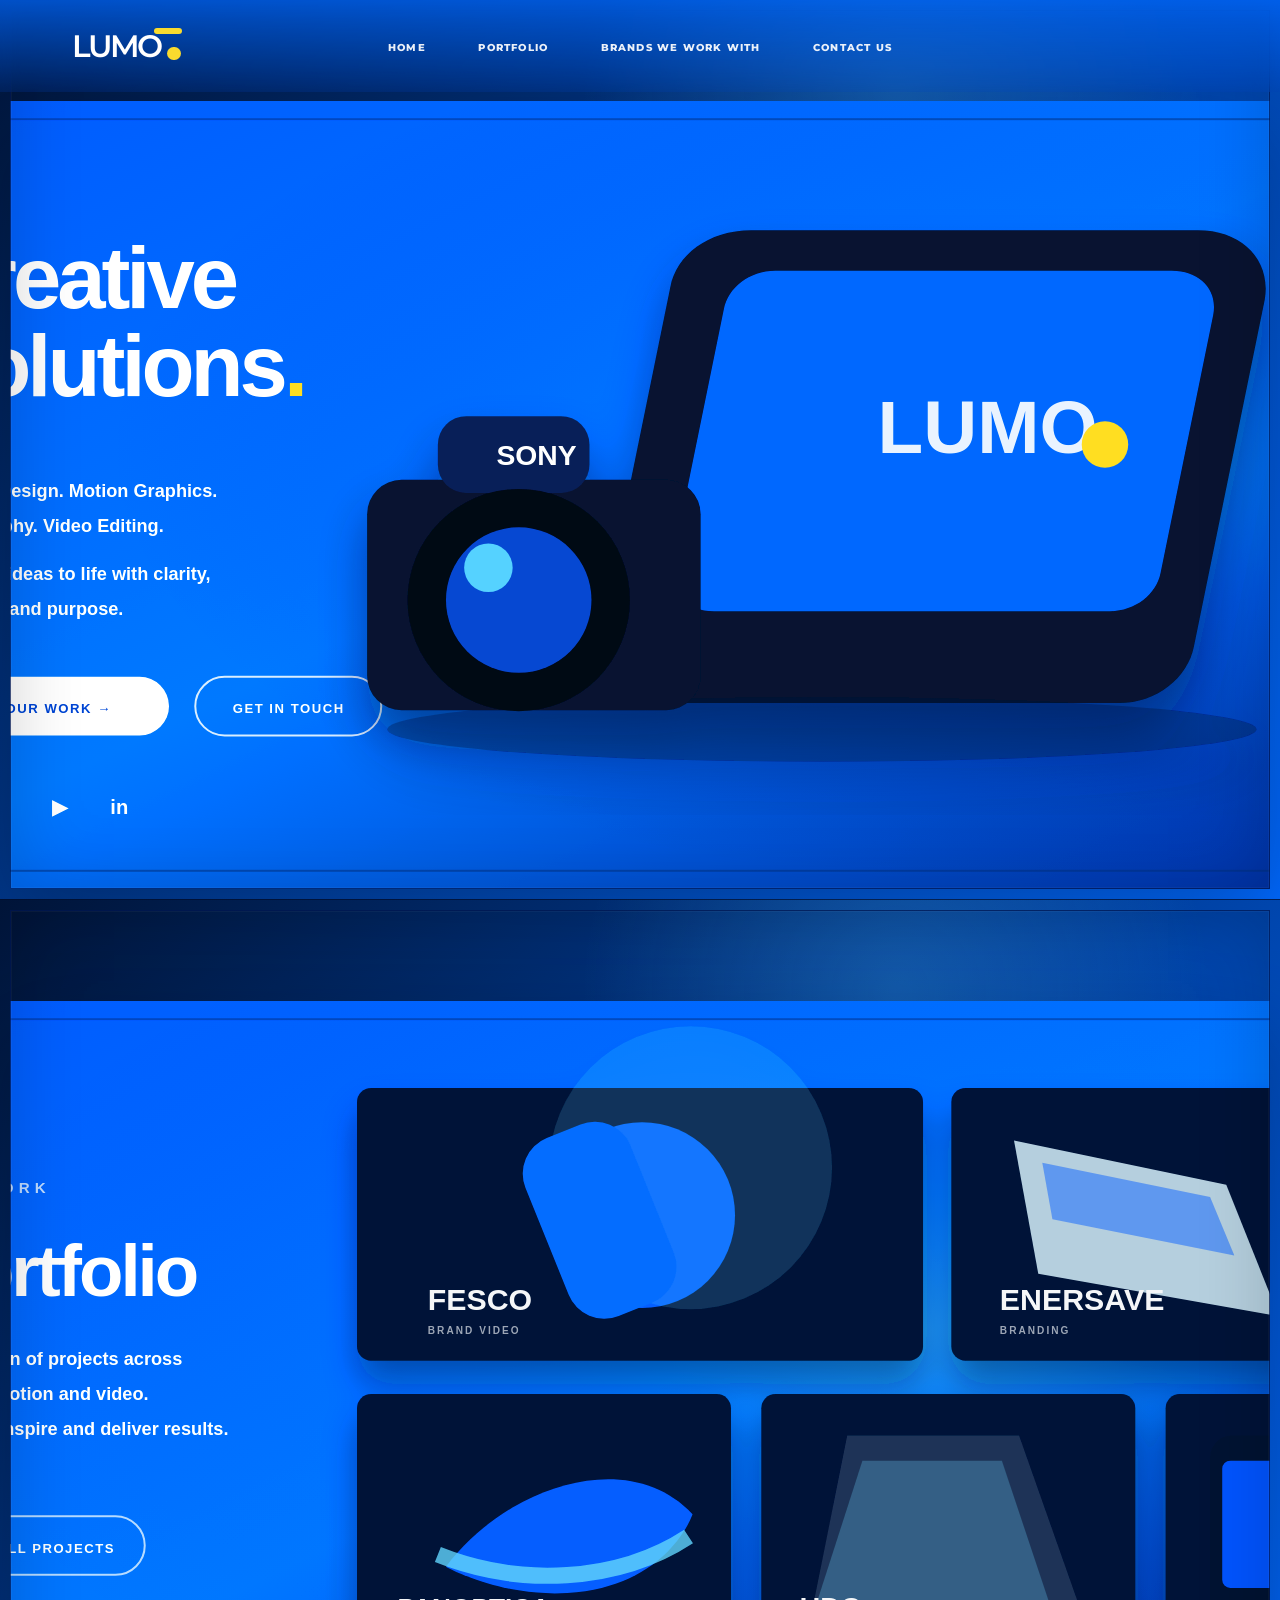
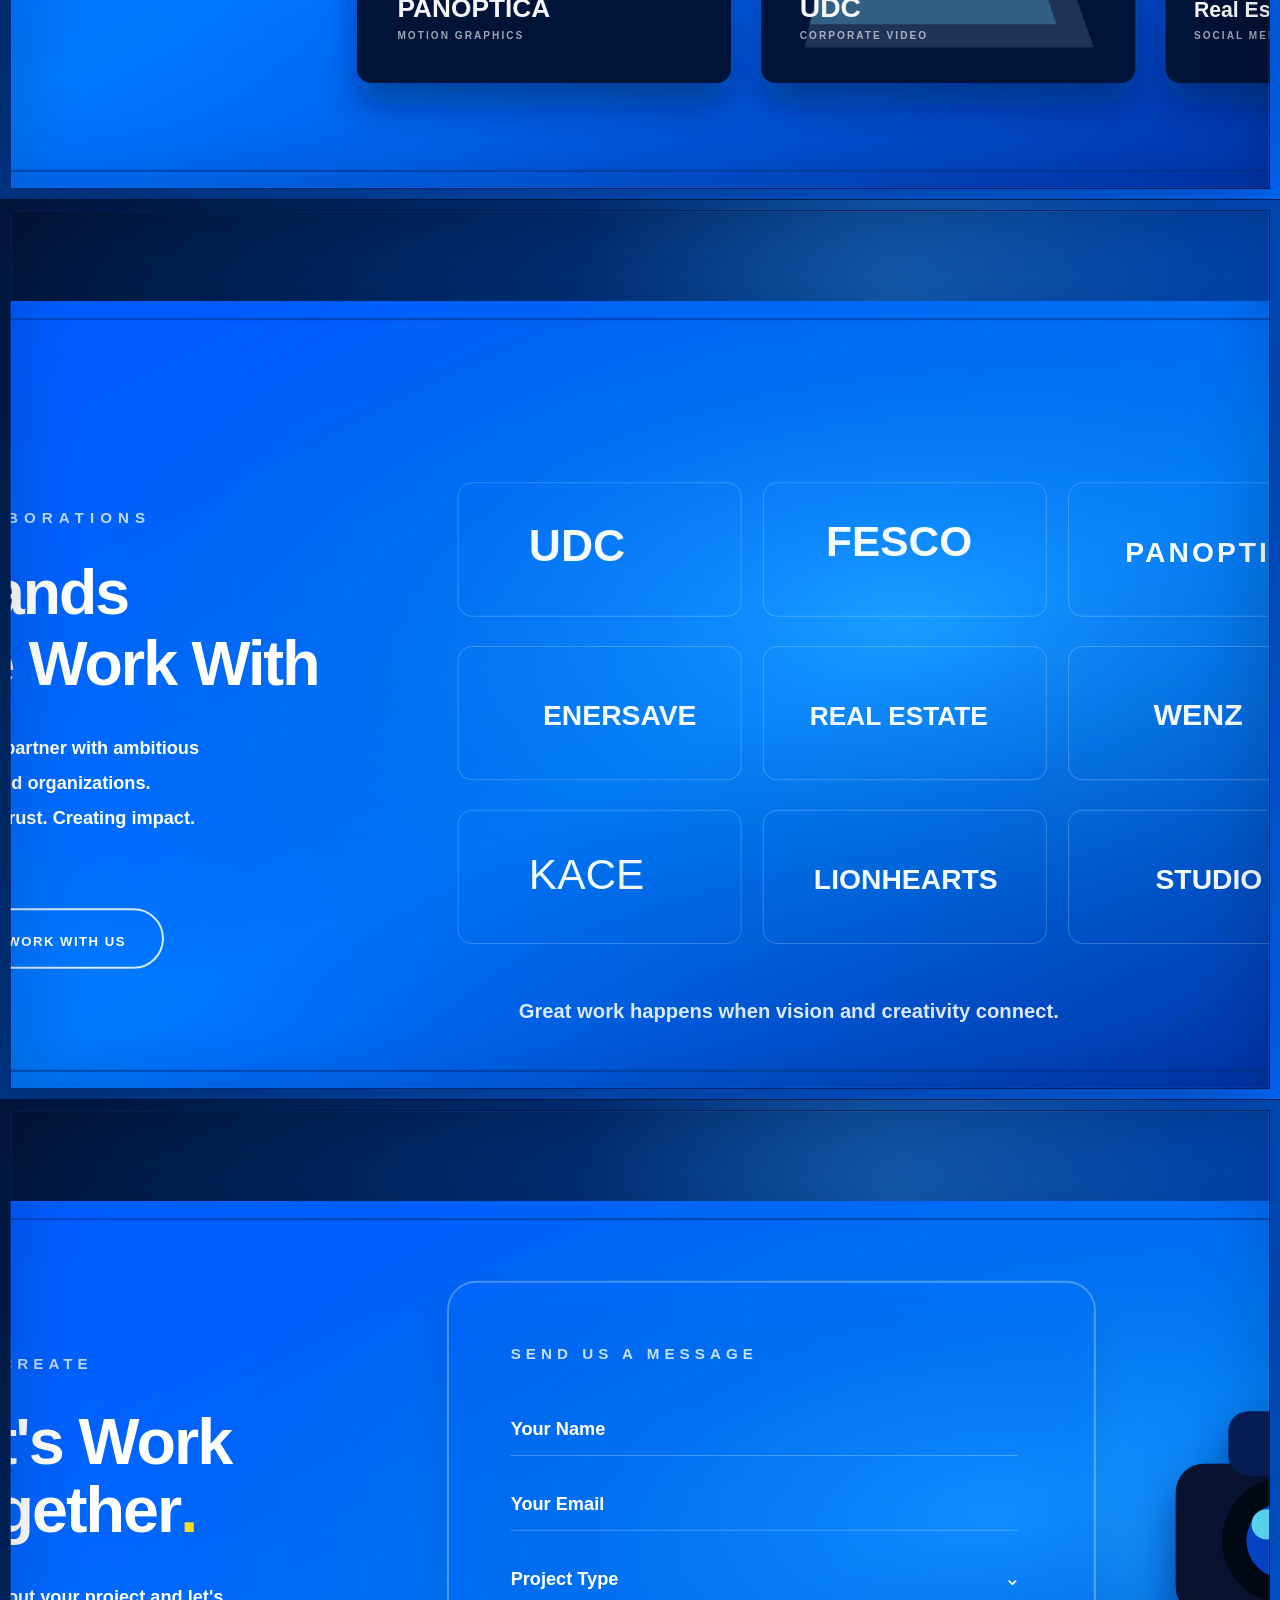
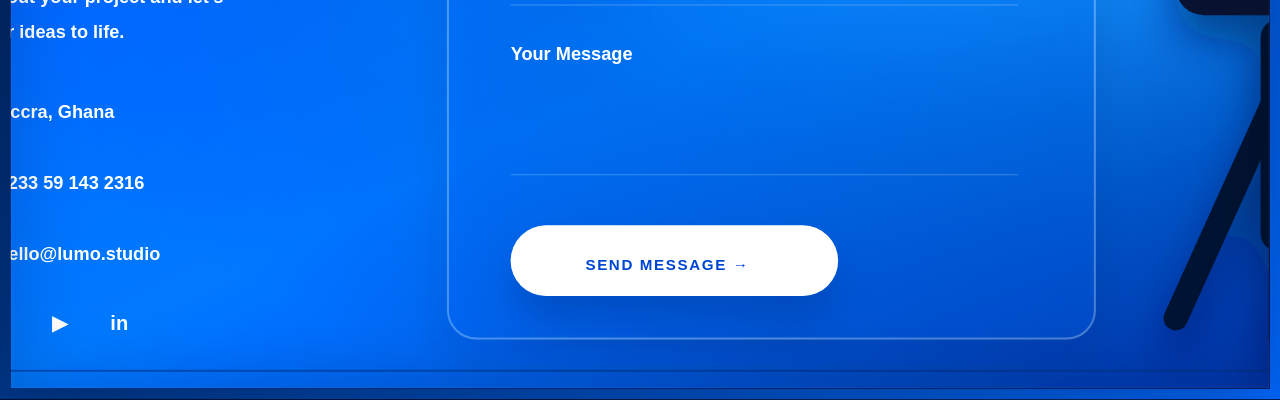
<file: index.html>
<!doctype html>
<html lang="en">
<head>
  <meta charset="utf-8">
  <meta name="viewport" content="width=device-width, initial-scale=1">
  <title>LUMO • Creative Solutions</title>
  <meta name="description" content="LUMO one-page creative studio site for design, motion graphics, videography, and video editing.">
  <link rel="stylesheet" href="styles.css">
</head>
<body>
  <nav class="site-nav" aria-label="Primary navigation">
    <a class="brand" href="#home" aria-label="LUMO home">
      <span class="logo-word">LUMO</span><span class="logo-sun"></span><span class="logo-line"></span>
    </a>
    <div class="nav-links">
      <a href="#home">Home</a>
      <a href="#portfolio">Portfolio</a>
      <a href="#brands">Brands we work with</a>
      <a href="#contact">Contact us</a>
    </div>
  </nav>

  <main>
    <section id="home" class="section-panel" aria-label="Creative Solutions">
      <img class="section-art" src="assets/hero.svg" alt="LUMO creative solutions with camera and laptop">
      <a class="hotspot work" href="#portfolio" aria-label="View our work"></a>
      <a class="hotspot contact" href="#contact" aria-label="Get in touch"></a>
    </section>

    <section id="portfolio" class="section-panel" aria-label="Portfolio">
      <img class="section-art" src="assets/portfolio_content.svg" alt="LUMO portfolio grid with selected projects">
      <a class="hotspot all-projects" href="#brands" aria-label="Continue to brand partners"></a>
    </section>

    <section id="brands" class="section-panel" aria-label="Brands we work with">
      <img class="section-art" src="assets/brands_content.svg" alt="LUMO brand partner logo grid">
      <a class="hotspot brands-cta" href="#contact" aria-label="Work with us"></a>
    </section>

    <section id="contact" class="section-panel" aria-label="Contact LUMO">
      <img class="section-art" src="assets/contact_content.svg" alt="LUMO contact form and camera production visual">
      <form class="real-contact-form" aria-label="Send us a message">
        <input type="text" name="name" placeholder="Your Name" autocomplete="name">
        <input type="email" name="email" placeholder="Your Email" autocomplete="email">
        <select name="project_type">
          <option value="">Project Type</option>
          <option>Graphic Design</option>
          <option>Motion Graphics</option>
          <option>Videography</option>
          <option>Video Editing</option>
        </select>
        <textarea name="message" placeholder="Your Message"></textarea>
        <button type="button">SEND MESSAGE</button>
      </form>
    </section>
  </main>
</body>
</html>
</file>
<file: styles.css>
@import url('https://fonts.googleapis.com/css2?family=Montserrat:wght@500;600;700;800&display=swap');

:root {
  --blue-deep: #001438;
  --blue: #0068ff;
  --yellow: #f9db2e;
  --white: #ffffff;
  --nav-height: 92px;
}

* { box-sizing: border-box; }
html {
  scroll-behavior: smooth;
  background: var(--blue-deep);
}
body {
  margin: 0;
  min-height: 100vh;
  color: var(--white);
  font-family: 'Montserrat', Arial, sans-serif;
  background:
    radial-gradient(circle at 70% 16%, rgba(26, 158, 255, .42), transparent 28%),
    linear-gradient(135deg, #001438 0%, #0057ff 100%);
  overflow-x: hidden;
}

body::before {
  content: "";
  position: fixed;
  inset: 0;
  pointer-events: none;
  background:
    linear-gradient(rgba(255,255,255,.035) 1px, transparent 1px),
    linear-gradient(90deg, rgba(255,255,255,.035) 1px, transparent 1px);
  background-size: 80px 80px;
  z-index: 1;
}

a { color: inherit; text-decoration: none; }
img { display: block; max-width: 100%; }

.site-nav {
  position: fixed;
  top: 0;
  left: 0;
  right: 0;
  height: var(--nav-height);
  z-index: 20;
  display: grid;
  grid-template-columns: minmax(150px, 1fr) auto minmax(150px, 1fr);
  align-items: center;
  padding: 0 clamp(34px, 5.6vw, 96px);
  background: linear-gradient(180deg, rgba(0, 104, 255, .72), rgba(0, 70, 196, .2));
  backdrop-filter: blur(10px);
}

.brand {
  position: relative;
  justify-self: start;
  display: inline-flex;
  align-items: center;
  gap: 4px;
  min-width: clamp(104px, 8.6vw, 146px);
}

.logo-word {
  color: #fff;
  font-size: clamp(30px, 2.4vw, 48px);
  line-height: 1;
  font-weight: 600;
  letter-spacing: -.08em;
}

.logo-sun {
  width: clamp(12px, 1.08vw, 18px);
  height: clamp(12px, 1.08vw, 18px);
  margin-left: 2px;
  border-radius: 50%;
  background: var(--yellow);
  align-self: flex-end;
  transform: translateY(-1px);
}

.logo-line {
  position: absolute;
  right: 0;
  top: -.14em;
  width: clamp(28px, 2.05vw, 42px);
  height: clamp(5px, .42vw, 8px);
  border-radius: 999px;
  background: var(--yellow);
}

.nav-links {
  grid-column: 2;
  display: flex;
  align-items: center;
  justify-content: center;
  gap: clamp(28px, 4.1vw, 76px);
  text-transform: uppercase;
  letter-spacing: .12em;
  font-size: clamp(10px, .72vw, 13px);
  font-weight: 800;
  white-space: nowrap;
}

.nav-links a {
  position: relative;
  padding: 14px 0 12px;
  opacity: .92;
}

.nav-links a::after {
  content: "";
  position: absolute;
  left: 0;
  right: 0;
  bottom: 0;
  height: 2px;
  background: var(--white);
  transform: scaleX(0);
  transform-origin: center;
  transition: transform .22s ease;
}

.nav-links a:hover::after,
.nav-links a:focus-visible::after,
#home:target ~ .site-nav .nav-links a[href="#home"]::after,
#portfolio:target ~ .site-nav .nav-links a[href="#portfolio"]::after,
#brands:target ~ .site-nav .nav-links a[href="#brands"]::after,
#contact:target ~ .site-nav .nav-links a[href="#contact"]::after {
  transform: scaleX(1);
}

main { position: relative; z-index: 2; }

.section-panel {
  position: relative;
  min-height: 100svh;
  display: flex;
  align-items: flex-end;
  justify-content: center;
  padding: var(--nav-height) clamp(8px, .75vw, 16px) clamp(8px, .75vw, 16px);
  scroll-margin-top: 0;
  border-bottom: 1px solid rgba(0, 13, 48, .7);
  background:
    radial-gradient(circle at 70% 10%, rgba(76, 192, 255, .24), transparent 26%),
    linear-gradient(135deg, #001438 0%, #0068ff 100%);
  overflow: hidden;
}

.section-panel::before {
  content: "";
  position: absolute;
  inset: clamp(8px, .75vw, 16px);
  border: 1px solid rgba(0, 22, 80, .74);
  box-shadow: inset 0 0 0 1px rgba(255,255,255,.035), inset 0 0 72px rgba(0,0,0,.18);
  pointer-events: none;
  z-index: 3;
}

.section-art {
  width: 100%;
  height: calc(100svh - var(--nav-height) - clamp(16px, 1.5vw, 32px));
  object-fit: cover;
  object-position: center center;
  filter: saturate(1.06) contrast(1.03);
  box-shadow: 0 26px 80px rgba(0,0,0,.24);
}

.hotspot {
  position: absolute;
  z-index: 8;
  display: block;
  border-radius: 999px;
}

.hotspot.work {
  left: 6.1%;
  top: 70.5%;
  width: 9.8%;
  height: 6.8%;
}

.hotspot.contact {
  left: 18.7%;
  top: 70.5%;
  width: 10%;
  height: 6.8%;
}

.hotspot.all-projects {
  left: 5.2%;
  top: 66.5%;
  width: 10.1%;
  height: 7%;
}

.hotspot.brands-cta {
  left: 5.3%;
  top: 72.1%;
  width: 11.8%;
  height: 6.5%;
}

.real-contact-form {
  position: absolute;
  z-index: 9;
  left: 58.2%;
  top: 29%;
  width: 28.2%;
  height: 51%;
  display: grid;
  grid-template-rows: 13% 13% 13% 1fr 16%;
  gap: 0;
  opacity: 0;
}

.real-contact-form input,
.real-contact-form select,
.real-contact-form textarea,
.real-contact-form button {
  width: 100%;
  border: 0;
  outline: 0;
  font: inherit;
}

.real-contact-form button {
  cursor: pointer;
}

@media (max-width: 1120px) {
  :root { --nav-height: 86px; }
  .site-nav {
    grid-template-columns: auto 1fr;
    gap: 22px;
    padding: 0 26px;
  }
  .nav-links {
    grid-column: auto;
    justify-content: flex-end;
    gap: 22px;
    font-size: 10px;
  }
}

@media (max-width: 760px) {
  :root { --nav-height: 132px; }
  .site-nav {
    height: var(--nav-height);
    grid-template-columns: 1fr;
    justify-items: center;
    align-content: center;
    gap: 10px;
    padding: 14px 16px;
  }
  .brand {
    justify-self: center;
    min-width: 112px;
  }
  .nav-links {
    width: 100%;
    justify-content: center;
    flex-wrap: wrap;
    gap: 8px 18px;
    font-size: 9px;
    letter-spacing: .08em;
  }
  .nav-links a { padding: 7px 0; }
  .section-panel {
    align-items: center;
    padding: var(--nav-height) 0 0;
  }
  .section-panel::before {
    inset: var(--nav-height) 0 0;
  }
  .section-art {
    height: calc(100svh - var(--nav-height));
    object-fit: contain;
    box-shadow: none;
  }
  .hotspot,
  .real-contact-form { display: none; }
}
</file>
